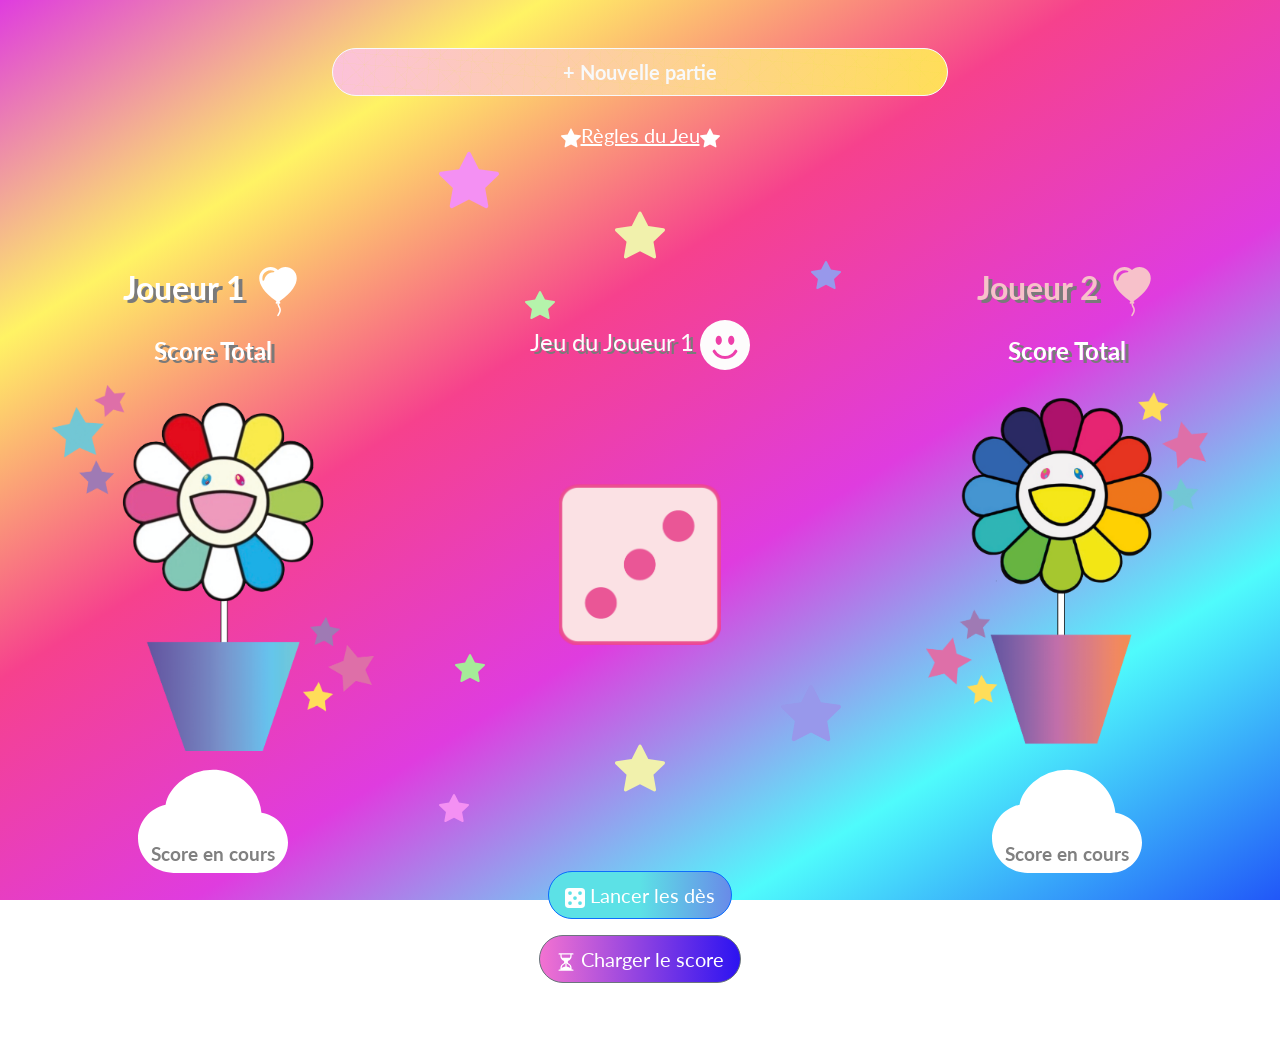
<file: index.html>
<!DOCTYPE html>
<html lang="fr-FR">
<head>
    <meta charset="UTF-8">
    <meta http-equiv="X-UA-Compatible" content="IE=edge">
    <meta name="viewport" content="width=device-width, initial-scale=1.0">
    <title>FlowersGame</title>
    <link rel="stylesheet" href="https://cdn.jsdelivr.net/npm/bootstrap@5.2.3/dist/css/bootstrap.min.css" integrity="sha384-rbsA2VBKQhggwzxH7pPCaAqO46MgnOM80zW1RWuH61DGLwZJEdK2Kadq2F9CUG65" crossorigin="anonymous">
    <link rel="stylesheet" href="main.css">
   
</head>
<body>
    <main>
        <div class="container-fluid">
           <div class="row justify-content-center">
               <!--Button new game START -->
               <div class="d-grid gap-2 text-center col-md-6 col-12">
                 <button type="button" id="newGameButton" class="btn btn-light text-light mt-5 rounded-pill btn-lg"> + Nouvelle partie</button>
               </div>
            
               <!--Button new game END -->

                  <!-- GAMES RULES START-->
                  <div class="text-center mt-4"><a href="RulesFlowersGame.html" class="cloud-color rules"><svg xmlns="http://www.w3.org/2000/svg" width="20" height="20" fill="currentColor" viewBox="0 0 16 16">
                    <path d="M3.612 15.443c-.386.198-.824-.149-.746-.592l.83-4.73L.173 6.765c-.329-.314-.158-.888.283-.95l4.898-.696L7.538.792c.197-.39.73-.39.927 0l2.184 4.327 4.898.696c.441.062.612.636.282.95l-3.522 3.356.83 4.73c.078.443-.36.79-.746.592L8 13.187l-4.389 2.256z"/>
                  </svg>Règles du Jeu<svg xmlns="http://www.w3.org/2000/svg" width="20" height="20" fill="currentColor" viewBox="0 0 16 16">
                    <path d="M3.612 15.443c-.386.198-.824-.149-.746-.592l.83-4.73L.173 6.765c-.329-.314-.158-.888.283-.95l4.898-.696L7.538.792c.197-.39.73-.39.927 0l2.184 4.327 4.898.696c.441.062.612.636.282.95l-3.522 3.356.83 4.73c.078.443-.36.79-.746.592L8 13.187l-4.389 2.256z"/>
                  </svg></a></div>
                   <!-- GAMES RULES END-->

            </div>

           <div class="row align-items-center">

               <!-- Player1 START -->
                 <div class="col-md col-12 text-center">
                      <p class="titleplayer1" >Joueur 1 <svg xmlns="http://www.w3.org/2000/svg" width="50" height="50" fill="currentColor" class="bi bi-balloon-heart-fill" viewBox="0 0 16 16">
                        <path fill-rule="evenodd" d="M8.49 10.92C19.412 3.382 11.28-2.387 8 .986 4.719-2.387-3.413 3.382 7.51 10.92l-.234.468a.25.25 0 1 0 .448.224l.04-.08c.009.17.024.315.051.45.068.344.208.622.448 1.102l.013.028c.212.422.182.85.05 1.246-.135.402-.366.751-.534 1.003a.25.25 0 0 0 .416.278l.004-.007c.166-.248.431-.646.588-1.115.16-.479.212-1.051-.076-1.629-.258-.515-.365-.732-.419-1.004a2.376 2.376 0 0 1-.037-.289l.008.017a.25.25 0 1 0 .448-.224l-.235-.468ZM6.726 1.269c-1.167-.61-2.8-.142-3.454 1.135-.237.463-.36 1.08-.202 1.85.055.27.467.197.527-.071.285-1.256 1.177-2.462 2.989-2.528.234-.008.348-.278.14-.386Z"/>
                      </svg></p>
                      <p class="globalscore1" id="player1-global-score" ></p>
                      <p class="title2">Score Total</p>
                    <div class="image-container">
                       <img src="images/joueur1ok.png" class="img-fluid" alt="joueur1">
                       <div class="cloud-container">
                        <p class="cloud-color"><svg xmlns="http://www.w3.org/2000/svg" width="150" height="150" fill="currentColor" class="bi bi-cloud-fill" viewBox="0 0 16 16">
                            <path d="M4.406 3.342A5.53 5.53 0 0 1 8 2c2.69 0 4.923 2 5.166 4.579C14.758 6.804 16 8.137 16 9.773 16 11.569 14.502 13 12.687 13H3.781C1.708 13 0 11.366 0 9.318c0-1.763 1.266-3.223 2.942-3.593.143-.863.698-1.723 1.464-2.383z"/>
                            <text id="cloud-title" x="50%" y="70%" dominant-baseline="middle" text-anchor="middle">Score en cours</text>
                            <text id="cloud-number1" x="50%" y="50%" dominant-baseline="middle" text-anchor="middle"></text>
                        </svg></p>
                        </div>
                    </div>
                </div>
               <!-- Player1  END -->


               <!-- DICE game START-->  
               <div class="col-md col-12 text-center">
                   <div class="stars-container">
                    <!-- STARS START-->
                       <svg  class="star-1" xmlns="http://www.w3.org/2000/svg" width="60" height="60" fill="currentColor" viewBox="0 0 16 16">
                         <path d="M3.612 15.443c-.386.198-.824-.149-.746-.592l.83-4.73L.173 6.765c-.329-.314-.158-.888.283-.95l4.898-.696L7.538.792c.197-.39.73-.39.927 0l2.184 4.327 4.898.696c.441.062.612.636.282.95l-3.522 3.356.83 4.73c.078.443-.36.79-.746.592L8 13.187l-4.389 2.256z"/>
                       </svg>
                       <svg  class="star-2" xmlns="http://www.w3.org/2000/svg" width="50" height="50" fill="currentColor"  viewBox="0 0 16 16">
                         <path d="M3.612 15.443c-.386.198-.824-.149-.746-.592l.83-4.73L.173 6.765c-.329-.314-.158-.888.283-.95l4.898-.696L7.538.792c.197-.39.73-.39.927 0l2.184 4.327 4.898.696c.441.062.612.636.282.95l-3.522 3.356.83 4.73c.078.443-.36.79-.746.592L8 13.187l-4.389 2.256z"/>
                       </svg>
                       <svg  class="star-3" xmlns="http://www.w3.org/2000/svg" width="30" height="30" fill="currentColor"  viewBox="0 0 16 16">
                         <path d="M3.612 15.443c-.386.198-.824-.149-.746-.592l.83-4.73L.173 6.765c-.329-.314-.158-.888.283-.95l4.898-.696L7.538.792c.197-.39.73-.39.927 0l2.184 4.327 4.898.696c.441.062.612.636.282.95l-3.522 3.356.83 4.73c.078.443-.36.79-.746.592L8 13.187l-4.389 2.256z"/>
                       </svg>
                       <svg  class="star-5" xmlns="http://www.w3.org/2000/svg" width="30" height="30" fill="currentColor" viewBox="0 0 16 16">
                        <path d="M3.612 15.443c-.386.198-.824-.149-.746-.592l.83-4.73L.173 6.765c-.329-.314-.158-.888.283-.95l4.898-.696L7.538.792c.197-.39.73-.39.927 0l2.184 4.327 4.898.696c.441.062.612.636.282.95l-3.522 3.356.83 4.73c.078.443-.36.79-.746.592L8 13.187l-4.389 2.256z"/>
                       </svg>
                      <!-- STARS END-->

                     <!-- PICTURES ROLL DICE START-->
                     <div id="turn-message" class="turn-message"></div>
                      <div id="losemessage" class="lose-message mt-5 mb-5"></div> 
                      <div id="winnerMessage" class="winner-message mt-5 mb-5"></div>    
                      <img id="image-container"  src="./images/des3.png" class="img-fluid img2 mt-2 mb-2" alt="Jeu de dès">
                     <!-- PICTURES ROLL DICE END-->

                           <!-- STARS BACKGROUND START-->
                         <svg  class="star-4" xmlns="http://www.w3.org/2000/svg" width="30" height="30" fill="currentColor" viewBox="0 0 16 16">
                           <path d="M3.612 15.443c-.386.198-.824-.149-.746-.592l.83-4.73L.173 6.765c-.329-.314-.158-.888.283-.95l4.898-.696L7.538.792c.197-.39.73-.39.927 0l2.184 4.327 4.898.696c.441.062.612.636.282.95l-3.522 3.356.83 4.73c.078.443-.36.79-.746.592L8 13.187l-4.389 2.256z"/>
                         </svg>
                         <svg  class="star-3" xmlns="http://www.w3.org/2000/svg" width="60" height="60" fill="currentColor" viewBox="0 0 16 16">
                            <path d="M3.612 15.443c-.386.198-.824-.149-.746-.592l.83-4.73L.173 6.765c-.329-.314-.158-.888.283-.95l4.898-.696L7.538.792c.197-.39.73-.39.927 0l2.184 4.327 4.898.696c.441.062.612.636.282.95l-3.522 3.356.83 4.73c.078.443-.36.79-.746.592L8 13.187l-4.389 2.256z"/>
                          </svg>
                          <svg  class="star-2" xmlns="http://www.w3.org/2000/svg" width="50" height="50" fill="currentColor" viewBox="0 0 16 16">
                             <path d="M3.612 15.443c-.386.198-.824-.149-.746-.592l.83-4.73L.173 6.765c-.329-.314-.158-.888.283-.95l4.898-.696L7.538.792c.197-.39.73-.39.927 0l2.184 4.327 4.898.696c.441.062.612.636.282.95l-3.522 3.356.83 4.73c.078.443-.36.79-.746.592L8 13.187l-4.389 2.256z"/>
                          </svg>
                          <svg  class="star-1" xmlns="http://www.w3.org/2000/svg" width="30" height="30" fill="currentColor"  viewBox="0 0 16 16">
                             <path d="M3.612 15.443c-.386.198-.824-.149-.746-.592l.83-4.73L.173 6.765c-.329-.314-.158-.888.283-.95l4.898-.696L7.538.792c.197-.39.73-.39.927 0l2.184 4.327 4.898.696c.441.062.612.636.282.95l-3.522 3.356.83 4.73c.078.443-.36.79-.746.592L8 13.187l-4.389 2.256z"/>
                          </svg>
                   </div>
                   <!-- STARS BACKGROUND END-->

                    <!-- BUTTON ROLL DICE START-->
                    <div class="mt-5">
                       <button id="roll-dice"  type="button" class="btn btn-primary btn-lg rounded-pill">
                           <svg xmlns="http://www.w3.org/2000/svg" width="20" height="20" fill="currentColor" class="bi bi-dice-5-fill" viewBox="0 0 16 16">
                             <path d="M3 0a3 3 0 0 0-3 3v10a3 3 0 0 0 3 3h10a3 3 0 0 0 3-3V3a3 3 0 0 0-3-3H3zm2.5 4a1.5 1.5 0 1 1-3 0 1.5 1.5 0 0 1 3 0zm8 0a1.5 1.5 0 1 1-3 0 1.5 1.5 0 0 1 3 0zM12 13.5a1.5 1.5 0 1 1 0-3 1.5 1.5 0 0 1 0 3zM5.5 12a1.5 1.5 0 1 1-3 0 1.5 1.5 0 0 1 3 0zM8 9.5a1.5 1.5 0 1 1 0-3 1.5 1.5 0 0 1 0 3z"/>
                           </svg> Lancer les dès</button>
                    </div>
                    <!-- BUTTON ROLL DICE END-->
                     
                    <!-- BUTTON HOLD GLOBAL SCORE START-->
                    <div class="mt-3 mb-5">
                         <button id="load-score" type="button" class="btn btn-secondary btn-lg rounded-pill">
                            <svg xmlns="http://www.w3.org/2000/svg" width="20" height="20" fill="currentColor" class="bi bi-hourglass-split" viewBox="0 0 16 16">
                              <path d="M2.5 15a.5.5 0 1 1 0-1h1v-1a4.5 4.5 0 0 1 2.557-4.06c.29-.139.443-.377.443-.59v-.7c0-.213-.154-.451-.443-.59A4.5 4.5 0 0 1 3.5 3V2h-1a.5.5 0 0 1 0-1h11a.5.5 0 0 1 0 1h-1v1a4.5 4.5 0 0 1-2.557 4.06c-.29.139-.443.377-.443.59v.7c0 .213.154.451.443.59A4.5 4.5 0 0 1 12.5 13v1h1a.5.5 0 0 1 0 1h-11zm2-13v1c0 .537.12 1.045.337 1.5h6.326c.216-.455.337-.963.337-1.5V2h-7zm3 6.35c0 .701-.478 1.236-1.011 1.492A3.5 3.5 0 0 0 4.5 13s.866-1.299 3-1.48V8.35zm1 0v3.17c2.134.181 3 1.48 3 1.48a3.5 3.5 0 0 0-1.989-3.158C8.978 9.586 8.5 9.052 8.5 8.351z"/>
                             </svg> Charger le score</button>
                    </div>
                     <!-- BUTTON HOLD GLOBAL SCORE END-->

              </div>
               <!-- DICE game END-->


                <!-- Player2 card START -->
                <div class="col-md col-12 text-center">
                    <p class="titleplayer2">Joueur 2 <svg xmlns="http://www.w3.org/2000/svg" width="50" height="50" fill="currentColor" class="bi bi-balloon-heart-fill" viewBox="0 0 16 16">
                        <path fill-rule="evenodd" d="M8.49 10.92C19.412 3.382 11.28-2.387 8 .986 4.719-2.387-3.413 3.382 7.51 10.92l-.234.468a.25.25 0 1 0 .448.224l.04-.08c.009.17.024.315.051.45.068.344.208.622.448 1.102l.013.028c.212.422.182.85.05 1.246-.135.402-.366.751-.534 1.003a.25.25 0 0 0 .416.278l.004-.007c.166-.248.431-.646.588-1.115.16-.479.212-1.051-.076-1.629-.258-.515-.365-.732-.419-1.004a2.376 2.376 0 0 1-.037-.289l.008.017a.25.25 0 1 0 .448-.224l-.235-.468ZM6.726 1.269c-1.167-.61-2.8-.142-3.454 1.135-.237.463-.36 1.08-.202 1.85.055.27.467.197.527-.071.285-1.256 1.177-2.462 2.989-2.528.234-.008.348-.278.14-.386Z"/>
                      </svg></p>
                    <p class="globalscore2" id="player2-global-score"></p>
                    <p class="title2">Score Total</p>
                    <div class="image-container">
                    <img src="images/joueur2ok.png" class="img-fluid img1" alt="joueur2">
                    <div class="cloud-container">
                    <p class="cloud-color"><svg xmlns="http://www.w3.org/2000/svg" width="150" height="150" fill="currentColor" class="bi bi-cloud-fill" viewBox="0 0 16 16">
                        <path d="M4.406 3.342A5.53 5.53 0 0 1 8 2c2.69 0 4.923 2 5.166 4.579C14.758 6.804 16 8.137 16 9.773 16 11.569 14.502 13 12.687 13H3.781C1.708 13 0 11.366 0 9.318c0-1.763 1.266-3.223 2.942-3.593.143-.863.698-1.723 1.464-2.383z"/>
                        <text id="cloud-title2" x="50%" y="70%" dominant-baseline="middle" text-anchor="middle">Score en cours</text>
                        <text id="cloud-number2" x="50%" y="50%" dominant-baseline="middle" text-anchor="middle"></text>
                    </svg></p>
                    </div>
                    </div>
                </div>
                <!-- Player2 card END -->


            </div>
        </div>
    </main> 
    <footer class="footer">
          <p class="text-center cloud-color">© Flowers Game-Informations légales-Tous Droits réservés</p> 
    </footer>
    
    <script src="https://cdn.jsdelivr.net/npm/bootstrap@5.2.3/dist/js/bootstrap.min.js" integrity="sha384-cuYeSxntonz0PPNlHhBs68uyIAVpIIOZZ5JqeqvYYIcEL727kskC66kF92t6Xl2V" crossorigin="anonymous"></script>
    <script  src="main.js"></script>
</body>
</html>
</file>
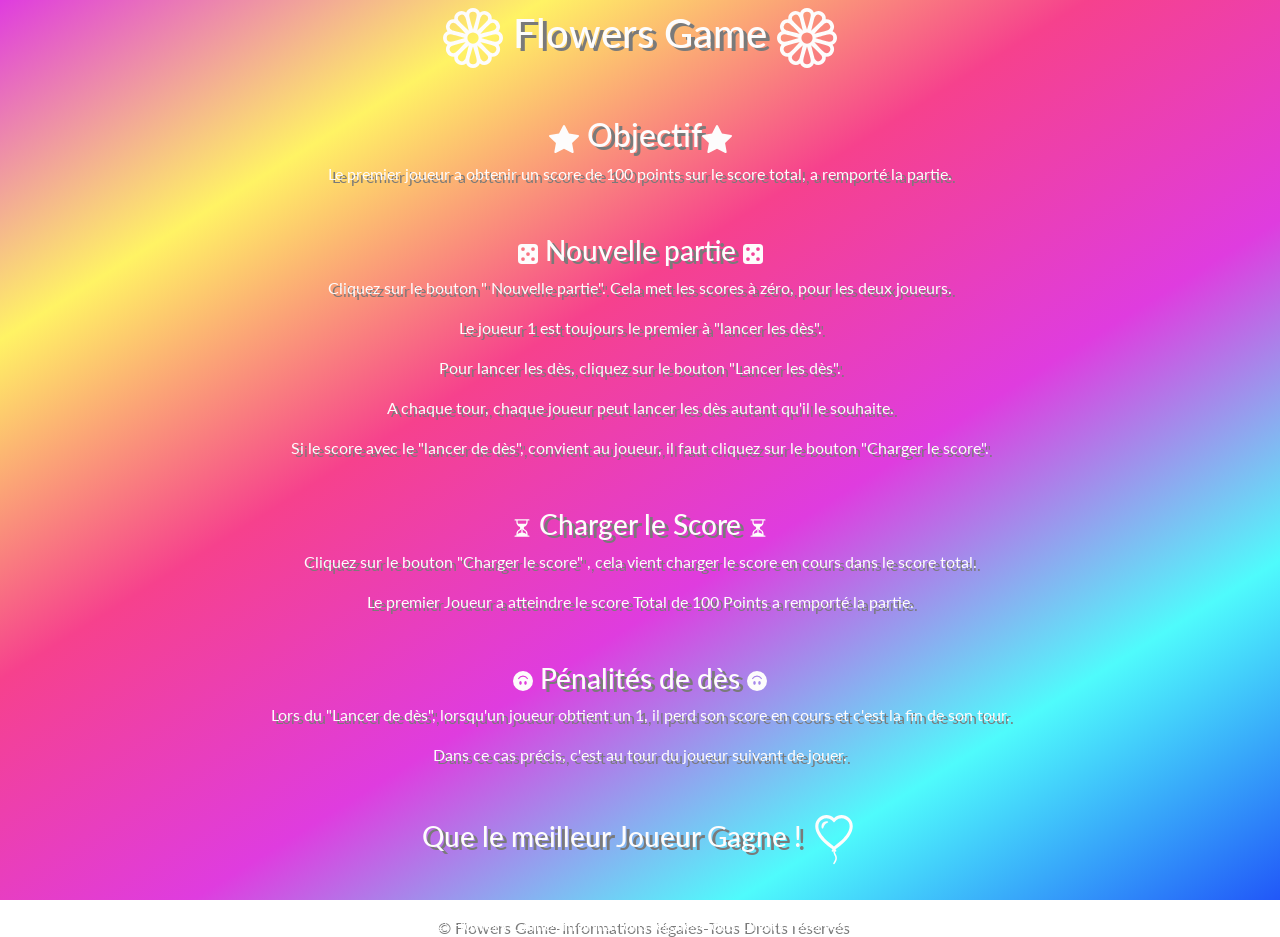
<file: RulesFlowersGame.html>
<!DOCTYPE html>
<html lang="fr-FR">
<head>
    <meta charset="UTF-8">
    <meta http-equiv="X-UA-Compatible" content="IE=edge">
    <meta name="viewport" content="width=device-width, initial-scale=1.0">
    <title>Règles du Jeu</title>
    <link rel="stylesheet" href="https://cdn.jsdelivr.net/npm/bootstrap@5.2.3/dist/css/bootstrap.min.css" integrity="sha384-rbsA2VBKQhggwzxH7pPCaAqO46MgnOM80zW1RWuH61DGLwZJEdK2Kadq2F9CUG65" crossorigin="anonymous">
    <link rel="stylesheet" href="main.css">
</head>
  <body class="rules-text">
         <main>
            <div class="container-fluid">
                <div class="text-center">

                <!--  TITLE GAME START -->
                  <h1 class="mt-2 mb-2"><svg xmlns="http://www.w3.org/2000/svg" width="60" height="60" fill="currentColor" class="bi bi-flower1" viewBox="0 0 16 16">
                    <path d="M6.174 1.184a2 2 0 0 1 3.652 0A2 2 0 0 1 12.99 3.01a2 2 0 0 1 1.826 3.164 2 2 0 0 1 0 3.652 2 2 0 0 1-1.826 3.164 2 2 0 0 1-3.164 1.826 2 2 0 0 1-3.652 0A2 2 0 0 1 3.01 12.99a2 2 0 0 1-1.826-3.164 2 2 0 0 1 0-3.652A2 2 0 0 1 3.01 3.01a2 2 0 0 1 3.164-1.826zM8 1a1 1 0 0 0-.998 1.03l.01.091c.012.077.029.176.054.296.049.241.122.542.213.887.182.688.428 1.513.676 2.314L8 5.762l.045-.144c.248-.8.494-1.626.676-2.314.091-.345.164-.646.213-.887a4.997 4.997 0 0 0 .064-.386L9 2a1 1 0 0 0-1-1zM2 9l.03-.002.091-.01a4.99 4.99 0 0 0 .296-.054c.241-.049.542-.122.887-.213a60.59 60.59 0 0 0 2.314-.676L5.762 8l-.144-.045a60.59 60.59 0 0 0-2.314-.676 16.705 16.705 0 0 0-.887-.213 4.99 4.99 0 0 0-.386-.064L2 7a1 1 0 1 0 0 2zm7 5-.002-.03a5.005 5.005 0 0 0-.064-.386 16.398 16.398 0 0 0-.213-.888 60.582 60.582 0 0 0-.676-2.314L8 10.238l-.045.144c-.248.8-.494 1.626-.676 2.314-.091.345-.164.646-.213.887a4.996 4.996 0 0 0-.064.386L7 14a1 1 0 1 0 2 0zm-5.696-2.134.025-.017a5.001 5.001 0 0 0 .303-.248c.184-.164.408-.377.661-.629A60.614 60.614 0 0 0 5.96 9.23l.103-.111-.147.033a60.88 60.88 0 0 0-2.343.572c-.344.093-.64.18-.874.258a5.063 5.063 0 0 0-.367.138l-.027.014a1 1 0 1 0 1 1.732zM4.5 14.062a1 1 0 0 0 1.366-.366l.014-.027c.01-.02.021-.048.036-.084a5.09 5.09 0 0 0 .102-.283c.078-.233.165-.53.258-.874a60.6 60.6 0 0 0 .572-2.343l.033-.147-.11.102a60.848 60.848 0 0 0-1.743 1.667 17.07 17.07 0 0 0-.629.66 5.06 5.06 0 0 0-.248.304l-.017.025a1 1 0 0 0 .366 1.366zm9.196-8.196a1 1 0 0 0-1-1.732l-.025.017a4.951 4.951 0 0 0-.303.248 16.69 16.69 0 0 0-.661.629A60.72 60.72 0 0 0 10.04 6.77l-.102.111.147-.033a60.6 60.6 0 0 0 2.342-.572c.345-.093.642-.18.875-.258a4.993 4.993 0 0 0 .367-.138.53.53 0 0 0 .027-.014zM11.5 1.938a1 1 0 0 0-1.366.366l-.014.027c-.01.02-.021.048-.036.084a5.09 5.09 0 0 0-.102.283c-.078.233-.165.53-.258.875a60.62 60.62 0 0 0-.572 2.342l-.033.147.11-.102a60.848 60.848 0 0 0 1.743-1.667c.252-.253.465-.477.629-.66a5.001 5.001 0 0 0 .248-.304l.017-.025a1 1 0 0 0-.366-1.366zM14 9a1 1 0 0 0 0-2l-.03.002a4.996 4.996 0 0 0-.386.064c-.242.049-.543.122-.888.213-.688.182-1.513.428-2.314.676L10.238 8l.144.045c.8.248 1.626.494 2.314.676.345.091.646.164.887.213a4.996 4.996 0 0 0 .386.064L14 9zM1.938 4.5a1 1 0 0 0 .393 1.38l.084.035c.072.03.166.064.283.103.233.078.53.165.874.258a60.88 60.88 0 0 0 2.343.572l.147.033-.103-.111a60.584 60.584 0 0 0-1.666-1.742 16.705 16.705 0 0 0-.66-.629 4.996 4.996 0 0 0-.304-.248l-.025-.017a1 1 0 0 0-1.366.366zm2.196-1.196.017.025a4.996 4.996 0 0 0 .248.303c.164.184.377.408.629.661A60.597 60.597 0 0 0 6.77 5.96l.111.102-.033-.147a60.602 60.602 0 0 0-.572-2.342c-.093-.345-.18-.642-.258-.875a5.006 5.006 0 0 0-.138-.367l-.014-.027a1 1 0 1 0-1.732 1zm9.928 8.196a1 1 0 0 0-.366-1.366l-.027-.014a5 5 0 0 0-.367-.138c-.233-.078-.53-.165-.875-.258a60.619 60.619 0 0 0-2.342-.572l-.147-.033.102.111a60.73 60.73 0 0 0 1.667 1.742c.253.252.477.465.66.629a4.946 4.946 0 0 0 .304.248l.025.017a1 1 0 0 0 1.366-.366zm-3.928 2.196a1 1 0 0 0 1.732-1l-.017-.025a5.065 5.065 0 0 0-.248-.303 16.705 16.705 0 0 0-.629-.661A60.462 60.462 0 0 0 9.23 10.04l-.111-.102.033.147a60.6 60.6 0 0 0 .572 2.342c.093.345.18.642.258.875a4.985 4.985 0 0 0 .138.367.575.575 0 0 0 .014.027zM8 9.5a1.5 1.5 0 1 0 0-3 1.5 1.5 0 0 0 0 3z"/>
                    </svg> Flowers Game <svg xmlns="http://www.w3.org/2000/svg" width="60" height="60" fill="currentColor" class="bi bi-flower1" viewBox="0 0 16 16">
                     <path d="M6.174 1.184a2 2 0 0 1 3.652 0A2 2 0 0 1 12.99 3.01a2 2 0 0 1 1.826 3.164 2 2 0 0 1 0 3.652 2 2 0 0 1-1.826 3.164 2 2 0 0 1-3.164 1.826 2 2 0 0 1-3.652 0A2 2 0 0 1 3.01 12.99a2 2 0 0 1-1.826-3.164 2 2 0 0 1 0-3.652A2 2 0 0 1 3.01 3.01a2 2 0 0 1 3.164-1.826zM8 1a1 1 0 0 0-.998 1.03l.01.091c.012.077.029.176.054.296.049.241.122.542.213.887.182.688.428 1.513.676 2.314L8 5.762l.045-.144c.248-.8.494-1.626.676-2.314.091-.345.164-.646.213-.887a4.997 4.997 0 0 0 .064-.386L9 2a1 1 0 0 0-1-1zM2 9l.03-.002.091-.01a4.99 4.99 0 0 0 .296-.054c.241-.049.542-.122.887-.213a60.59 60.59 0 0 0 2.314-.676L5.762 8l-.144-.045a60.59 60.59 0 0 0-2.314-.676 16.705 16.705 0 0 0-.887-.213 4.99 4.99 0 0 0-.386-.064L2 7a1 1 0 1 0 0 2zm7 5-.002-.03a5.005 5.005 0 0 0-.064-.386 16.398 16.398 0 0 0-.213-.888 60.582 60.582 0 0 0-.676-2.314L8 10.238l-.045.144c-.248.8-.494 1.626-.676 2.314-.091.345-.164.646-.213.887a4.996 4.996 0 0 0-.064.386L7 14a1 1 0 1 0 2 0zm-5.696-2.134.025-.017a5.001 5.001 0 0 0 .303-.248c.184-.164.408-.377.661-.629A60.614 60.614 0 0 0 5.96 9.23l.103-.111-.147.033a60.88 60.88 0 0 0-2.343.572c-.344.093-.64.18-.874.258a5.063 5.063 0 0 0-.367.138l-.027.014a1 1 0 1 0 1 1.732zM4.5 14.062a1 1 0 0 0 1.366-.366l.014-.027c.01-.02.021-.048.036-.084a5.09 5.09 0 0 0 .102-.283c.078-.233.165-.53.258-.874a60.6 60.6 0 0 0 .572-2.343l.033-.147-.11.102a60.848 60.848 0 0 0-1.743 1.667 17.07 17.07 0 0 0-.629.66 5.06 5.06 0 0 0-.248.304l-.017.025a1 1 0 0 0 .366 1.366zm9.196-8.196a1 1 0 0 0-1-1.732l-.025.017a4.951 4.951 0 0 0-.303.248 16.69 16.69 0 0 0-.661.629A60.72 60.72 0 0 0 10.04 6.77l-.102.111.147-.033a60.6 60.6 0 0 0 2.342-.572c.345-.093.642-.18.875-.258a4.993 4.993 0 0 0 .367-.138.53.53 0 0 0 .027-.014zM11.5 1.938a1 1 0 0 0-1.366.366l-.014.027c-.01.02-.021.048-.036.084a5.09 5.09 0 0 0-.102.283c-.078.233-.165.53-.258.875a60.62 60.62 0 0 0-.572 2.342l-.033.147.11-.102a60.848 60.848 0 0 0 1.743-1.667c.252-.253.465-.477.629-.66a5.001 5.001 0 0 0 .248-.304l.017-.025a1 1 0 0 0-.366-1.366zM14 9a1 1 0 0 0 0-2l-.03.002a4.996 4.996 0 0 0-.386.064c-.242.049-.543.122-.888.213-.688.182-1.513.428-2.314.676L10.238 8l.144.045c.8.248 1.626.494 2.314.676.345.091.646.164.887.213a4.996 4.996 0 0 0 .386.064L14 9zM1.938 4.5a1 1 0 0 0 .393 1.38l.084.035c.072.03.166.064.283.103.233.078.53.165.874.258a60.88 60.88 0 0 0 2.343.572l.147.033-.103-.111a60.584 60.584 0 0 0-1.666-1.742 16.705 16.705 0 0 0-.66-.629 4.996 4.996 0 0 0-.304-.248l-.025-.017a1 1 0 0 0-1.366.366zm2.196-1.196.017.025a4.996 4.996 0 0 0 .248.303c.164.184.377.408.629.661A60.597 60.597 0 0 0 6.77 5.96l.111.102-.033-.147a60.602 60.602 0 0 0-.572-2.342c-.093-.345-.18-.642-.258-.875a5.006 5.006 0 0 0-.138-.367l-.014-.027a1 1 0 1 0-1.732 1zm9.928 8.196a1 1 0 0 0-.366-1.366l-.027-.014a5 5 0 0 0-.367-.138c-.233-.078-.53-.165-.875-.258a60.619 60.619 0 0 0-2.342-.572l-.147-.033.102.111a60.73 60.73 0 0 0 1.667 1.742c.253.252.477.465.66.629a4.946 4.946 0 0 0 .304.248l.025.017a1 1 0 0 0 1.366-.366zm-3.928 2.196a1 1 0 0 0 1.732-1l-.017-.025a5.065 5.065 0 0 0-.248-.303 16.705 16.705 0 0 0-.629-.661A60.462 60.462 0 0 0 9.23 10.04l-.111-.102.033.147a60.6 60.6 0 0 0 .572 2.342c.093.345.18.642.258.875a4.985 4.985 0 0 0 .138.367.575.575 0 0 0 .014.027zM8 9.5a1.5 1.5 0 1 0 0-3 1.5 1.5 0 0 0 0 3z"/>
                    </svg></h1>
                  <!--  TITLE GAME END -->

                <!--  RULES GOAL START -->
                    <h2 class="mt-5 mb-2"><svg xmlns="http://www.w3.org/2000/svg" width="30" height="30" fill="currentColor" viewBox="0 0 16 16">
                      <path d="M3.612 15.443c-.386.198-.824-.149-.746-.592l.83-4.73L.173 6.765c-.329-.314-.158-.888.283-.95l4.898-.696L7.538.792c.197-.39.73-.39.927 0l2.184 4.327 4.898.696c.441.062.612.636.282.95l-3.522 3.356.83 4.73c.078.443-.36.79-.746.592L8 13.187l-4.389 2.256z"/>
                      </svg> Objectif<svg xmlns="http://www.w3.org/2000/svg" width="30" height="30" fill="currentColor" viewBox="0 0 16 16">
                      <path d="M3.612 15.443c-.386.198-.824-.149-.746-.592l.83-4.73L.173 6.765c-.329-.314-.158-.888.283-.95l4.898-.696L7.538.792c.197-.39.73-.39.927 0l2.184 4.327 4.898.696c.441.062.612.636.282.95l-3.522 3.356.83 4.73c.078.443-.36.79-.746.592L8 13.187l-4.389 2.256z"/>
                      </svg></h2>
                      <p> Le premier joueur a obtenir un score de 100 points sur le score total, a remporté la partie.</p>
                 <!--  RULES GOAL END -->

                 <!--  RULES NEW GAME START -->
                 <h3 class="mt-5 mb-2"> <svg xmlns="http://www.w3.org/2000/svg" width="20" height="20" fill="currentColor" class="bi bi-dice-5-fill" viewBox="0 0 16 16">
                    <path d="M3 0a3 3 0 0 0-3 3v10a3 3 0 0 0 3 3h10a3 3 0 0 0 3-3V3a3 3 0 0 0-3-3H3zm2.5 4a1.5 1.5 0 1 1-3 0 1.5 1.5 0 0 1 3 0zm8 0a1.5 1.5 0 1 1-3 0 1.5 1.5 0 0 1 3 0zM12 13.5a1.5 1.5 0 1 1 0-3 1.5 1.5 0 0 1 0 3zM5.5 12a1.5 1.5 0 1 1-3 0 1.5 1.5 0 0 1 3 0zM8 9.5a1.5 1.5 0 1 1 0-3 1.5 1.5 0 0 1 0 3z"/>
                  </svg> Nouvelle partie  <svg xmlns="http://www.w3.org/2000/svg" width="20" height="20" fill="currentColor" class="bi bi-dice-5-fill" viewBox="0 0 16 16">
                    <path d="M3 0a3 3 0 0 0-3 3v10a3 3 0 0 0 3 3h10a3 3 0 0 0 3-3V3a3 3 0 0 0-3-3H3zm2.5 4a1.5 1.5 0 1 1-3 0 1.5 1.5 0 0 1 3 0zm8 0a1.5 1.5 0 1 1-3 0 1.5 1.5 0 0 1 3 0zM12 13.5a1.5 1.5 0 1 1 0-3 1.5 1.5 0 0 1 0 3zM5.5 12a1.5 1.5 0 1 1-3 0 1.5 1.5 0 0 1 3 0zM8 9.5a1.5 1.5 0 1 1 0-3 1.5 1.5 0 0 1 0 3z"/>
                  </svg></h3>
                  <p> Cliquez sur le bouton " Nouvelle partie". Cela met les scores à zéro, pour les deux joueurs.</p>
                  <p> Le joueur 1 est toujours le premier à "lancer les dès".</p>
                  <p> Pour lancer les dès, cliquez sur le bouton "Lancer les dès".</p>
                  <p>A chaque tour, chaque joueur peut lancer les dès autant qu'il le souhaite.</p>
                  <p> Si le score avec le "lancer de dès", convient au joueur, il faut cliquez sur le bouton "Charger le score".</p>
                <!--  RULES NEW GAME END -->

                <!--  RULES HOLD SCORE START -->
                 <h3 class="mt-5 mb-2"><svg xmlns="http://www.w3.org/2000/svg" width="20" height="20" fill="currentColor" class="bi bi-hourglass-split" viewBox="0 0 16 16">
                             <path d="M2.5 15a.5.5 0 1 1 0-1h1v-1a4.5 4.5 0 0 1 2.557-4.06c.29-.139.443-.377.443-.59v-.7c0-.213-.154-.451-.443-.59A4.5 4.5 0 0 1 3.5 3V2h-1a.5.5 0 0 1 0-1h11a.5.5 0 0 1 0 1h-1v1a4.5 4.5 0 0 1-2.557 4.06c-.29.139-.443.377-.443.59v.7c0 .213.154.451.443.59A4.5 4.5 0 0 1 12.5 13v1h1a.5.5 0 0 1 0 1h-11zm2-13v1c0 .537.12 1.045.337 1.5h6.326c.216-.455.337-.963.337-1.5V2h-7zm3 6.35c0 .701-.478 1.236-1.011 1.492A3.5 3.5 0 0 0 4.5 13s.866-1.299 3-1.48V8.35zm1 0v3.17c2.134.181 3 1.48 3 1.48a3.5 3.5 0 0 0-1.989-3.158C8.978 9.586 8.5 9.052 8.5 8.351z"/>
                             </svg> Charger le Score <svg xmlns="http://www.w3.org/2000/svg" width="20" height="20" fill="currentColor" class="bi bi-hourglass-split" viewBox="0 0 16 16">
                             <path d="M2.5 15a.5.5 0 1 1 0-1h1v-1a4.5 4.5 0 0 1 2.557-4.06c.29-.139.443-.377.443-.59v-.7c0-.213-.154-.451-.443-.59A4.5 4.5 0 0 1 3.5 3V2h-1a.5.5 0 0 1 0-1h11a.5.5 0 0 1 0 1h-1v1a4.5 4.5 0 0 1-2.557 4.06c-.29.139-.443.377-.443.59v.7c0 .213.154.451.443.59A4.5 4.5 0 0 1 12.5 13v1h1a.5.5 0 0 1 0 1h-11zm2-13v1c0 .537.12 1.045.337 1.5h6.326c.216-.455.337-.963.337-1.5V2h-7zm3 6.35c0 .701-.478 1.236-1.011 1.492A3.5 3.5 0 0 0 4.5 13s.866-1.299 3-1.48V8.35zm1 0v3.17c2.134.181 3 1.48 3 1.48a3.5 3.5 0 0 0-1.989-3.158C8.978 9.586 8.5 9.052 8.5 8.351z"/>
                             </svg></h3>
                   <p> Cliquez sur le bouton "Charger le score" , cela vient charger le score en cours dans le score total.</p>
                   <p> Le premier Joueur a atteindre le score Total de 100 Points a remporté la partie.</p>
                <!--  RULES HOLD SCORE END -->

                <!--  RULES PENALITIES START -->
                  <h3 class="mt-5 mb-2"><svg xmlns="http://www.w3.org/2000/svg" width="20" height="20" fill="currentColor" class="bi bi-emoji-smile-upside-down-fill" viewBox="0 0 16 16">
                    <path d="M8 0a8 8 0 1 1 0 16A8 8 0 0 1 8 0zM7 9.5C7 8.672 6.552 8 6 8s-1 .672-1 1.5.448 1.5 1 1.5 1-.672 1-1.5zM4.285 6.433a.5.5 0 0 0 .683-.183A3.498 3.498 0 0 1 8 4.5c1.295 0 2.426.703 3.032 1.75a.5.5 0 0 0 .866-.5A4.498 4.498 0 0 0 8 3.5a4.5 4.5 0 0 0-3.898 2.25.5.5 0 0 0 .183.683zM10 8c-.552 0-1 .672-1 1.5s.448 1.5 1 1.5 1-.672 1-1.5S10.552 8 10 8z"/>
                  </svg> Pénalités de dès <svg xmlns="http://www.w3.org/2000/svg" width="20" height="20" fill="currentColor" class="bi bi-emoji-smile-upside-down-fill" viewBox="0 0 16 16">
                    <path d="M8 0a8 8 0 1 1 0 16A8 8 0 0 1 8 0zM7 9.5C7 8.672 6.552 8 6 8s-1 .672-1 1.5.448 1.5 1 1.5 1-.672 1-1.5zM4.285 6.433a.5.5 0 0 0 .683-.183A3.498 3.498 0 0 1 8 4.5c1.295 0 2.426.703 3.032 1.75a.5.5 0 0 0 .866-.5A4.498 4.498 0 0 0 8 3.5a4.5 4.5 0 0 0-3.898 2.25.5.5 0 0 0 .183.683zM10 8c-.552 0-1 .672-1 1.5s.448 1.5 1 1.5 1-.672 1-1.5S10.552 8 10 8z"/>
                  </svg></h3>
                    <p> Lors du "Lancer de dès", lorsqu'un joueur obtient un 1, il perd son score en cours et c'est la fin de son tour.</p>
                    <p> Dans ce cas précis, c'est au tour du joueur suivant de jouer.</p>
                <!--  RULES PENALITIES END -->

                  <h3 class="mt-5 mb-3"> Que le meilleur Joueur Gagne ! <svg xmlns="http://www.w3.org/2000/svg" width="50" height="50" fill="currentColor" class="bi bi-balloon-heart" viewBox="0 0 16 16">
                    <path fill-rule="evenodd" d="m8 2.42-.717-.737c-1.13-1.161-3.243-.777-4.01.72-.35.685-.451 1.707.236 3.062C4.16 6.753 5.52 8.32 8 10.042c2.479-1.723 3.839-3.29 4.491-4.577.687-1.355.587-2.377.236-3.061-.767-1.498-2.88-1.882-4.01-.721L8 2.42Zm-.49 8.5c-10.78-7.44-3-13.155.359-10.063.045.041.089.084.132.129.043-.045.087-.088.132-.129 3.36-3.092 11.137 2.624.357 10.063l.235.468a.25.25 0 1 1-.448.224l-.008-.017c.008.11.02.202.037.29.054.27.161.488.419 1.003.288.578.235 1.15.076 1.629-.157.469-.422.867-.588 1.115l-.004.007a.25.25 0 1 1-.416-.278c.168-.252.4-.6.533-1.003.133-.396.163-.824-.049-1.246l-.013-.028c-.24-.48-.38-.758-.448-1.102a3.177 3.177 0 0 1-.052-.45l-.04.08a.25.25 0 1 1-.447-.224l.235-.468ZM6.013 2.06c-.649-.18-1.483.083-1.85.798-.131.258-.245.689-.08 1.335.063.244.414.198.487-.043.21-.697.627-1.447 1.359-1.692.217-.073.304-.337.084-.398Z"/>
                  </svg></h3>
                  
                </div>
            </div>
          </main>
          <footer class="footer">
            <p class="text-center cloud-color mt-5">© Flowers Game-Informations légales-Tous Droits réservés</p> 
          </footer>
    </body>
</html>
</file>
<file: main.css>
@import url('https://fonts.googleapis.com/css2?family=Lato&display=swap');
@import url('https://fonts.googleapis.com/css2?family=Lato:wght@700&display=swap');

body{

    height: 100vh;
    background-image: linear-gradient(688deg, rgb(33,87,248),rgb(79,251,252),rgb(223,60,223),rgb(246,65,141),rgb(255,243,100),rgb(223,60,223));
    font-family: 'Lato', sans-serif;
    background-repeat: no-repeat; /* Empêche la répétition de l'image de fond */
    background-size: 100% 100%; /* Étire l'image de fond pour couvrir 100% de la largeur et de la hauteur */
    background-attachment: fixed;
}
/* BOUTON NEW GAME */
.btn-light{
    font-family: 'Lato', sans-serif;
    font-weight: bold;
    background-image: repeating-linear-gradient(49deg, hsla(64,83%,54%,0.05) 0px, hsla(64,83%,54%,0.05) 1px,transparent 1px, transparent 11px,hsla(64,83%,54%,0.05) 11px, hsla(64,83%,54%,0.05) 12px,transparent 12px, transparent 32px),repeating-linear-gradient(94deg, hsla(64,83%,54%,0.05) 0px, hsla(64,83%,54%,0.05) 1px,transparent 1px, transparent 11px,hsla(64,83%,54%,0.05) 11px, hsla(64,83%,54%,0.05) 12px,transparent 12px, transparent 32px),repeating-linear-gradient(4deg, hsla(64,83%,54%,0.05) 0px, hsla(64,83%,54%,0.05) 1px,transparent 1px, transparent 11px,hsla(64,83%,54%,0.05) 11px, hsla(64,83%,54%,0.05) 12px,transparent 12px, transparent 32px),repeating-linear-gradient(139deg, hsla(64,83%,54%,0.05) 0px, hsla(64,83%,54%,0.05) 1px,transparent 1px, transparent 11px,hsla(64,83%,54%,0.05) 11px, hsla(64,83%,54%,0.05) 12px,transparent 12px, transparent 32px),linear-gradient(94deg, rgb(252,194,218),rgb(255,222,89));
}
 /* PLAYER 1 START*/
.img1{
    width: 80%;
}
.titleplayer1{
    font-family: 'Lato', sans-serif;
    font-weight: bold; 
    font-size: 200%;
    color: white;
    text-shadow: rgb(122, 122, 122) 4px 3px 0px;
}

/* TITLE FOR TOTAL SCORE - PLAYER 1 AND 2 */
.title2{
    font-family: 'Lato', sans-serif;
    font-weight: bold; 
    font-size: 150%;
    color: white;
    text-shadow: rgb(122, 122, 122) 4px 3px 0px;
}
/* TITLE FOR NUMBER TOTAL SCORE - PLAYER 1 AND 2*/
.globalscore1{
    font-family: 'Lato', sans-serif;
    font-weight: bold; 
    font-size: 400%;
    color: white;
}
.globalscore2{
    font-family: 'Lato', sans-serif;
    font-weight: bold; 
    font-size: 400%;
    color: white;
}
 /* PLAYER 2 START*/
.img2{
    width: 40%;
}
.titleplayer2{
    font-family: 'Lato', sans-serif;
    font-weight: bold; 
    font-size: 200%;
    color:rgb(247, 193, 202);
    text-shadow: rgb(122, 122, 122) 4px 3px 0px;
}

/* BUTTON ROLL DICE*/
.btn-primary{
    background-image: linear-gradient(450deg, rgb(92,225,230),rgb(92,225,230),rgb(105,139,232));
}
/* BUTTON HOLD CURRENT SCORE*/
.btn-secondary{
    background-image: linear-gradient(90deg, rgb(243, 114, 209) 0%,rgb(44, 19, 241) 100%);
    }

/* CLOUD START*/
.image-container {
        position: relative;
        display: inline-block;
}
.image-container img {
    width: 80%;
    height: auto;
  }
  .image-container .text {
    position: absolute;
    bottom: 50px;
    left: 44%;
    font-size: 24px;
    color: white;
    padding: 10px;
  }
  .cloud-color{
   color: white
  }
  #cloud-title {
    font-size: 2px;
    font-weight: bold;
    fill: grey;
   
}
  #cloud-number1 {
    font-size: 7px;
    font-weight: bold;
    fill: rgb(243, 34, 163);
   
}
#cloud-number2 {
    font-size: 7px;
    font-weight: bold;
    fill: rgb(243, 34, 163);
   
}
#cloud-title2 {
    font-size: 2px;
    font-weight: bold;
    fill: grey;
   
}
  #cloud-number2 {
    font-size: 7px;
    font-weight: bold;
    fill: rgb(243, 34, 163);
   
}
.cloud-container {
    position: relative;
}
/* CLOUD END*/

/* STARS AROUND DICE PICTURE*/

.stars-container {
    display: flex;
    flex-direction: column;
    align-items: center;
}
.star-1 {
    margin-right: auto;
    color: rgb(244, 144, 243);
}

.star-2 {
    margin-left: auto;
    margin-right: auto;
    color: rgb(241, 241, 172);
}

.star-3 {
    margin-left: auto;
    color: rgb(152, 152, 235);
}
.star-4 {
    margin-left:10px;
    margin-right: 350px;
    color: rgb(165, 235, 152);
}
.star-5 {
    margin-left:0px;
    margin-right: 200px;
    color: rgb(181, 243, 171);
}
/* STARS AROUND DICE PICTURE END*/

/* WINNER MESSAGE START*/
.winner-message {
    font-size: 24px;
    font-weight: bold;
    color:rgb(247, 247, 247);
    text-shadow: rgb(122, 122, 122) 4px 3px 0px;
    text-align: center;
    display: none; /* Cachez le message par défaut */
  }
 
/* WINNER MESSAGE END*/ 

/* LOSE MESSAGE START*/
.lose-message {
    font-size: 24px;
    color:rgb(253, 252, 252);
    text-shadow: rgb(122, 122, 122) 4px 3px 0px;
    text-align: center;
    /*display: none; /* Cachez le message par défaut */
  }
  
/* LOSE MESSAGE END*/
/* TURN MESSAGE START*/
.turn-message {
    font-size: 24px;
    color:rgb(253, 252, 252);
    text-shadow: rgb(122, 122, 122) 4px 3px 0px;
    text-align: center;
    margin-bottom: 10px;
  }
/* TURN MESSAGE END*/
/*ICONS FOR LOSE MESSAGE */
.icon-margin {
    margin-left: 10px;
    color: white;
  }
/*ICONS FOR WINNER MESSAGE */
.winner-icon-margin {
    margin-left: 10px;
    color: white;
  }
/*ICONS FOR TURN PLAYERS */
  .player-turn-icon-margin {
    margin-left: 10px;
    color: white;
  }
  /*LINK RULES */
  .rules{
    font-size: 20px;
    color: white;
   
  }
  /* RULES */
  .rules-text{
     color:rgb(253, 252, 252);
    text-shadow: rgb(122, 122, 122) 4px 3px 0px;
  }
</file>
